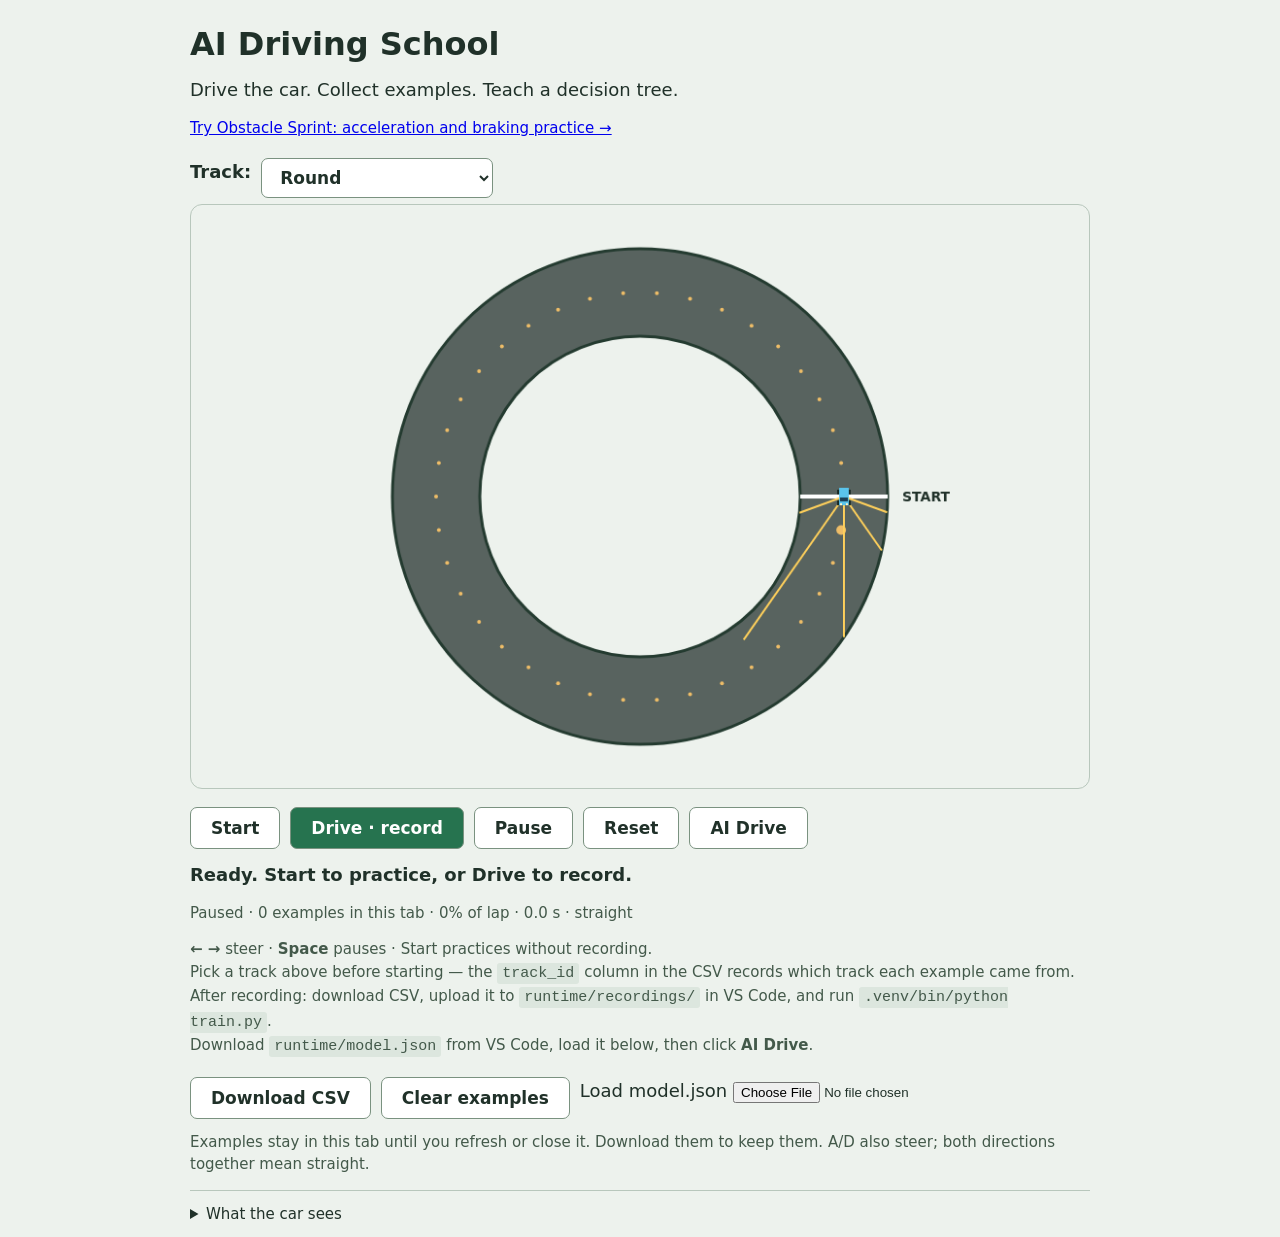
<file: web/index.html>
<!doctype html>
<html lang="en">
<head>
  <meta charset="utf-8">
  <meta name="viewport" content="width=device-width, initial-scale=1">
  <title>AI Driving School</title>
  <link rel="stylesheet" href="style.css">
</head>
<body>
  <main>
    <h1>AI Driving School</h1>
    <p>Drive the car. Collect examples. Teach a decision tree.</p>
    <p class="hint"><a href="drag.html">Try Obstacle Sprint: acceleration and braking practice →</a></p>
    <div class="controls" style="margin-bottom:6px">
      <label for="track-select"><strong>Track:</strong></label>
      <select id="track-select" style="font:600 17px system-ui;padding:8px 14px;border:1px solid #7a9280;border-radius:7px;background:white;color:#203129;cursor:pointer"></select>
    </div>
    <canvas id="track" width="900" height="600" tabindex="0" aria-label="Driving track. Left and right arrows steer; Space pauses."></canvas>
    <div class="controls" aria-label="Driving controls">
      <button data-command="Start">Start</button>
      <button data-command="Drive" class="primary">Drive · record</button>
      <button data-command="Pause">Pause</button>
      <button data-command="Reset">Reset</button>
      <button data-command="AI">AI Drive</button>
    </div>
    <p id="status" role="status" aria-live="polite">Ready.</p>
    <p id="details">Paused · 0 examples in this tab</p>
    <p class="hint"><strong>← →</strong> steer · <strong>Space</strong> pauses · Start practices without recording.<br>
      Pick a track above before starting — the <code>track_id</code> column in the CSV records which track each example came from.<br>
      After recording: download CSV, upload it to <code>runtime/recordings/</code> in VS Code, and run <code>.venv/bin/python train.py</code>.<br>Download <code>runtime/model.json</code> from VS Code, load it below, then click <strong>AI Drive</strong>.</p>
    <div class="controls"><button id="download">Download CSV</button><button id="clear">Clear examples</button><label>Load model.json <input id="model" type="file" accept=".json,application/json"></label></div>
    <p class="hint">Examples stay in this tab until you refresh or close it. Download them to keep them. A/D also steer; both directions together mean straight.</p>
    <details><summary>What the car sees</summary><p id="sensors">Five wall distances, left to right.</p><p class="hint">0 = at the wall; 1 = at least 180 units away. These five numbers are the model’s only features.</p></details>
  </main>
  <script src="simulation.js"></script>
  <script src="app.js"></script>
</body>
</html>
</file>
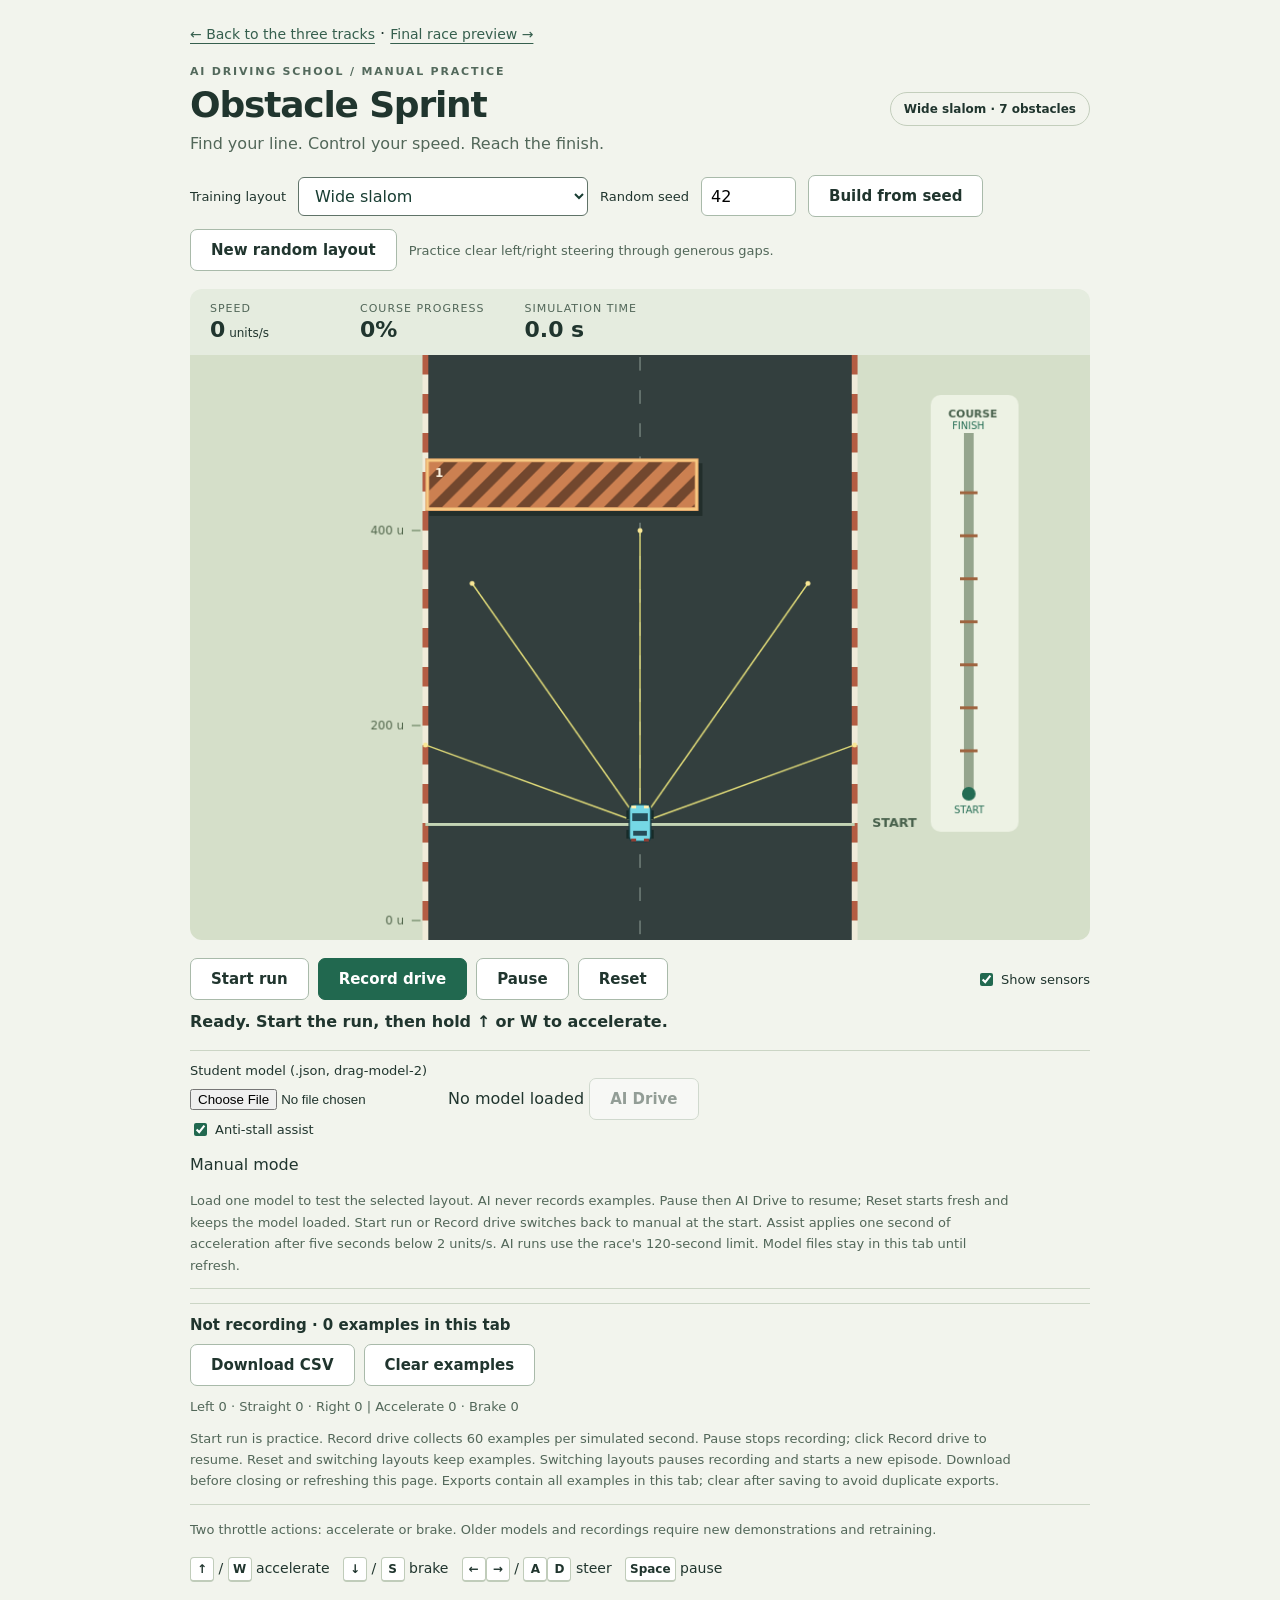
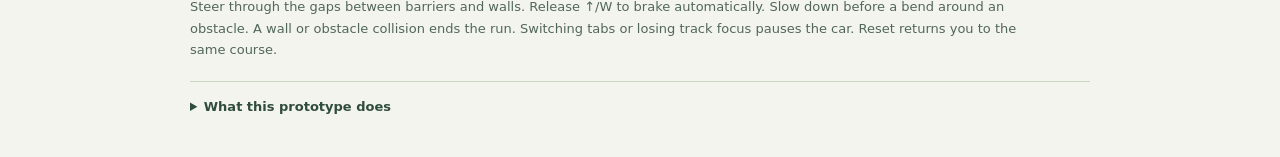
<file: web/drag.html>
<!doctype html>
<html lang="en">
<head>
  <meta charset="utf-8">
  <meta name="viewport" content="width=device-width, initial-scale=1">
  <title>Obstacle Sprint · AI Driving School</title>
  <link rel="icon" href="data:,">
  <link rel="stylesheet" href="drag.css">
</head>
<body>
  <main>
    <a class="back" href="index.html">← Back to the three tracks</a> · <a class="back" href="race.html">Final race preview →</a>
    <header><div><p class="eyebrow">AI DRIVING SCHOOL / MANUAL PRACTICE</p>
      <h1>Obstacle Sprint</h1><p class="intro">Find your line. Control your speed. Reach the finish.</p></div>
      <span id="course-name" class="course-tag">Wide slalom · 7 barriers</span></header>
    <div class="race-setup">
      <label for="practice-layout">Training layout</label>
      <select id="practice-layout">
        <option value="drag-practice-2">Wide slalom</option>
        <option value="drag-practice-tight-1">Tighter slalom</option>
        <option value="drag-practice-mixed-1">Mixed spacing</option>
        <option value="random">Random practice (race layout)</option>
      </select>
      <label for="practice-seed">Random seed</label>
      <input id="practice-seed" type="number" min="1" max="999999" step="1" value="42">
      <button id="build-practice">Build from seed</button>
      <button id="new-practice">New random layout</button>
      <span id="layout-tip" class="note"></span>
    </div>
    <div class="instruments" aria-label="Run information">
      <div><span>Speed</span><strong><output id="speed">0</output><small> units/s</small></strong></div>
      <div><span>Course progress</span><strong id="progress">0%</strong></div>
      <div><span>Simulation time</span><strong id="elapsed">0.0 s</strong></div>
    </div>
    <canvas id="course" width="900" height="600" tabindex="0" aria-label="Straight obstacle course. Up or W accelerates; Down or S brakes; Left and Right or A and D steer. Space pauses.">Your browser needs Canvas support to display the course.</canvas>
    <div class="toolbar"><div class="buttons">
      <button id="start">Start run</button><button id="record" class="primary">Record drive</button><button id="pause">Pause</button><button id="reset">Reset</button>
    </div><label><input id="rays" type="checkbox" checked> Show sensors</label></div>
    <p id="status" role="status" aria-live="polite">Ready. Start the run, then hold ↑ or W to accelerate.</p>
    <div class="recording-panel" aria-label="AI practice controls">
      <label for="practice-model">Student model (.json, drag-model-2)</label>
      <input id="practice-model" type="file" accept=".json,application/json">
      <span id="model-name">No model loaded</span>
      <button id="ai-drive" disabled>AI Drive</button>
      <label><input id="practice-assist" type="checkbox" checked> Anti-stall assist</label>
      <p id="ai-readout" aria-live="polite">Manual mode</p>
      <p class="note">Load one model to test the selected layout. AI never records examples.
        Pause then AI Drive to resume; Reset starts fresh and keeps the model loaded.
        Start run or Record drive switches back to manual at the start.
        Assist applies one second of acceleration after five seconds below 2 units/s.
        AI runs use the race's 120-second limit. Model files stay in this tab until refresh.</p>
    </div>
    <div class="recording-panel" aria-label="Recording controls">
      <p id="recording-state">Not recording · 0 examples in this tab</p>
      <div class="buttons"><button id="download">Download CSV</button><button id="clear">Clear examples</button></div>
      <p id="label-counts" class="note"></p>
      <p class="note">Start run is practice. Record drive collects 60 examples per simulated second.
        Pause stops recording; click Record drive to resume. Reset and switching layouts keep examples. Switching layouts pauses recording and starts a new episode.
        Download before closing or refreshing this page. Exports contain all examples in this tab; clear after saving to avoid duplicate exports.</p>
    </div>
    <p class="note">Two throttle actions: accelerate or brake. Older models and recordings require new demonstrations and retraining.</p>
    <p class="instructions"><kbd>↑</kbd> / <kbd>W</kbd> accelerate &nbsp; <kbd>↓</kbd> / <kbd>S</kbd> brake &nbsp;
      <kbd>←</kbd><kbd>→</kbd> / <kbd>A</kbd><kbd>D</kbd> steer &nbsp; <kbd>Space</kbd> pause</p>
    <p class="note">Steer through the gaps between barriers and walls. Release ↑/W to brake automatically. Slow down before a bend around an obstacle. A wall or obstacle collision ends the run.
      Switching tabs or losing track focus pauses the car. Reset returns you to the same course.</p>
    <details><summary>What this prototype does</summary>
      <p>This is manual practice with acceleration, braking, and five sensors that detect walls and obstacles.
      Steering widens at high speed; you cannot turn in place. Speed is measured in simulation units, not km/h.</p>
      <p>Both steering directions together mean straight. No accelerator means brake; ↓/S also brakes and takes priority over accelerate. There is no reverse gear.</p>
      <p>Sensor values are normalized from 0 (at a surface) to 1 (nothing within 300 units).
        CSV recordings include five normalized distances and speed, plus steering and throttle labels. This page supports fixed and seeded random practice layouts. Load one trained model here for practice, or multiple models on the race page. Train these CSVs with train_drag.py, then load the JSON models on the Final race page. The original train.py uses a different format. Your existing models still run on the original three-track page.</p>
      <p id="sensor-values" class="sensor-values"></p>
    </details>
  </main>
  <script src="drag-simulation.js"></script><script src="race-simulation.js"></script><script src="drag-model.js"></script><script src="drag.js"></script>
</body>
</html>
</file>
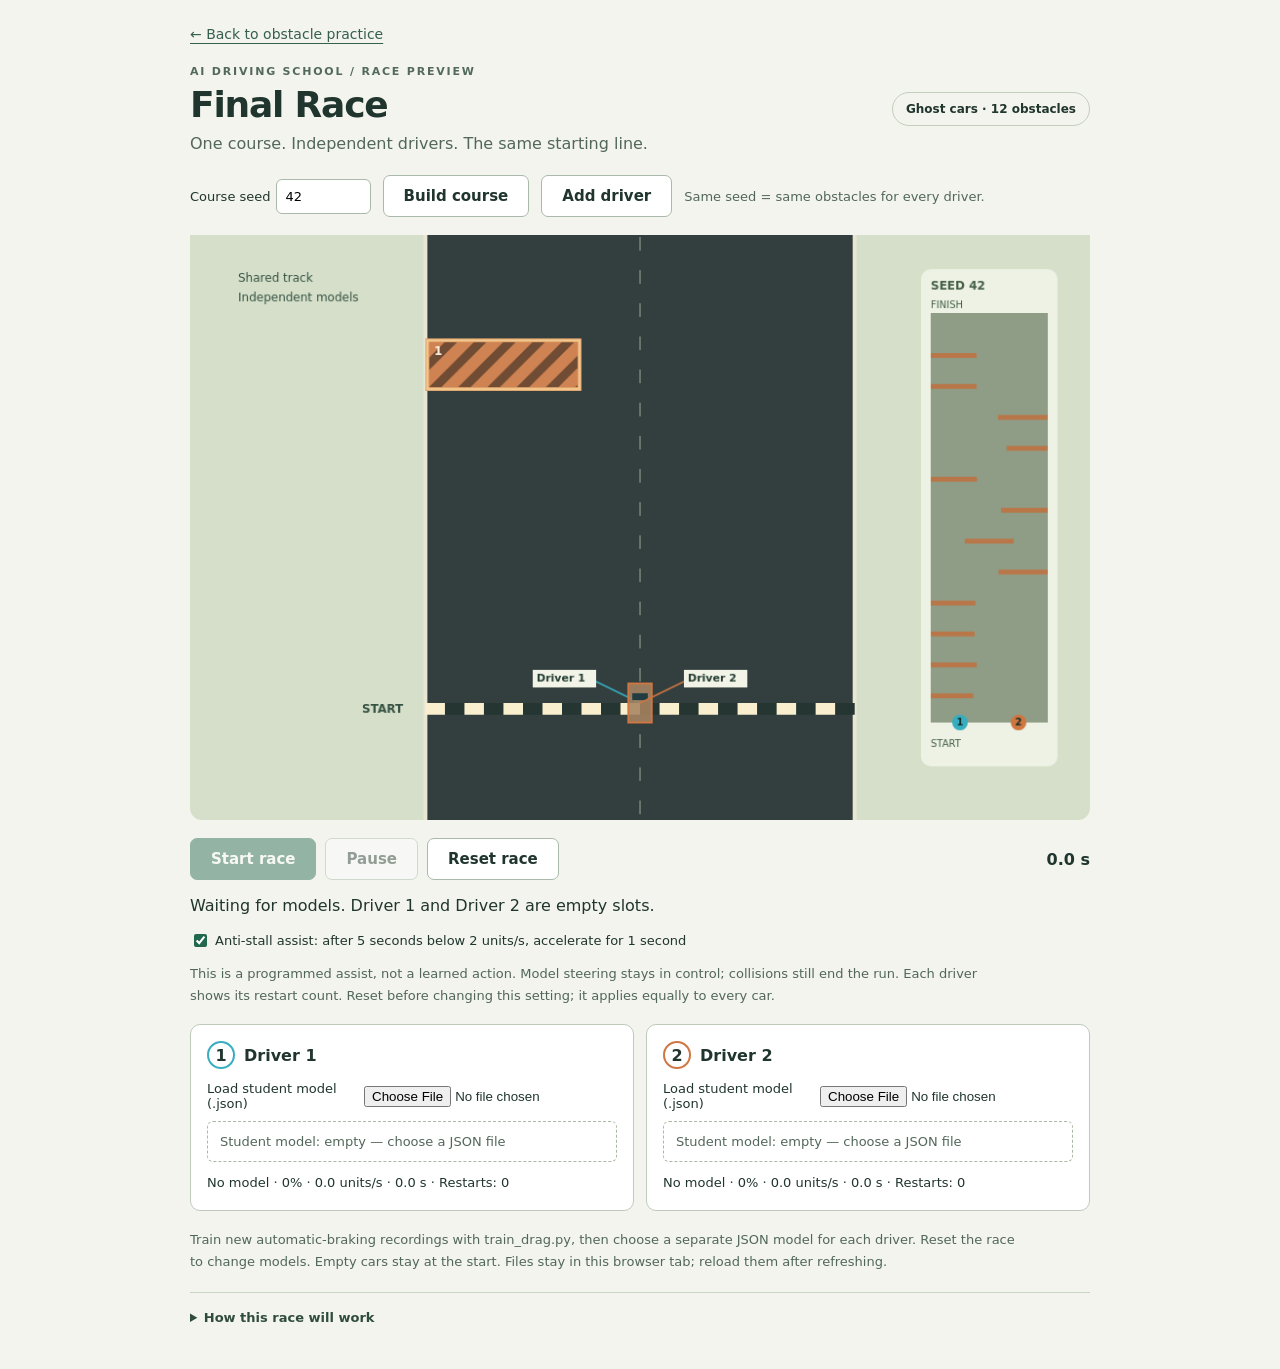
<file: web/race.html>
<!doctype html>
<html lang="en">
<head>
  <meta charset="utf-8"><meta name="viewport" content="width=device-width, initial-scale=1">
  <title>Final Race · AI Driving School</title>
  <link rel="icon" href="data:,"><link rel="stylesheet" href="drag.css">
</head>
<body>
<main>
  <a class="back" href="drag.html">← Back to obstacle practice</a>
  <header><div><p class="eyebrow">AI DRIVING SCHOOL / RACE PREVIEW</p>
    <h1>Final Race</h1><p class="intro">One course. Independent drivers. The same starting line.</p>
  </div><span class="course-tag">Ghost cars · 12 obstacles</span></header>
  <div class="race-setup">
    <label for="seed">Course seed <input id="seed" type="number" min="1" max="999999" step="1" value="42"></label>
    <button id="course-button">Build course</button><button id="add-driver">Add driver</button>
    <span class="note">Same seed = same obstacles for every driver.</span>
  </div>
  <canvas id="race-course" width="900" height="600" tabindex="0" aria-label="Shared obstacle race course and whole-course overview. Driver numbers identify the ghost cars. Space pauses."></canvas>
  <div class="toolbar"><div class="buttons">
    <button id="start-race" class="primary" disabled>Start race</button><button id="pause-race" disabled>Pause</button><button id="reset-race">Reset race</button>
  </div><strong id="race-time">0.0 s</strong></div>
  <p id="race-status" role="status" aria-live="polite">Waiting for models. Driver 1 and Driver 2 are empty slots.</p>
  <label><input id="anti-stall" type="checkbox" checked> Anti-stall assist: after 5 seconds below 2 units/s, accelerate for 1 second</label>
  <p class="note">This is a programmed assist, not a learned action. Model steering stays in control; collisions still end the run.
    Each driver shows its restart count. Reset before changing this setting; it applies equally to every car.</p>
  <div id="drivers" class="drivers" aria-label="Drivers and model slots"></div>
  <p class="note">Train new automatic-braking recordings with train_drag.py, then choose a separate JSON model for each driver.
    Reset the race to change models. Empty cars stay at the start. Files stay in this browser tab; reload them after refreshing.</p>
  <details><summary>How this race will work</summary>
    <p>Every car gets the same course, starting position, speed, sensors, and physics. Ghost cars can overlap;
      they detect only walls and obstacles, not other cars. Driver numbers and labels identify overlapping cars.</p>
    <p>A collision ends only that car's run. The others continue until they finish, collide, or reach 120 simulated seconds.
      The camera follows the leading active car; the overview shows every car. Losing page focus pauses the race.</p>
    <p>Preview different obstacle arrangements with the seed control. Freeze the students' models before revealing the final seed
      if you want to test generalization. A course that students have practiced on is no longer held out.</p>
  </details>
</main>
<script src="drag-simulation.js"></script><script src="race-simulation.js"></script><script src="drag-model.js"></script><script src="race.js"></script>
</body>
</html>
</file>
<file: web/style.css>
*{box-sizing:border-box}body{margin:0;background:#edf2ed;color:#203129;font:18px/1.5 system-ui,sans-serif}main{max-width:940px;margin:auto;padding:20px}h1{margin:0;font-size:32px}p{margin:8px 0 14px}canvas{display:block;width:100%;background:#edf2ed;border:1px solid #b8c7bc;border-radius:12px;max-height:65vh;object-fit:contain}canvas:focus-visible{outline:3px solid #26734f;outline-offset:3px}.controls{display:flex;gap:10px;flex-wrap:wrap;margin:18px 0 12px}button{border:1px solid #7a9280;border-radius:7px;background:white;color:#203129;padding:10px 20px;font:600 17px system-ui;cursor:pointer}button:hover{background:#d7e7dc}.primary{background:#26734f;color:white}.primary:hover{background:#205e42}button:focus-visible{outline:3px solid #26734f;outline-offset:3px}button:disabled{opacity:.5;cursor:wait}#status{font-weight:600;min-height:27px}#details,.hint{font-size:15px;color:#43594a}code{background:#dce6de;padding:2px 5px;border-radius:3px}details{font-size:15px;border-top:1px solid #b8c7bc;padding-top:12px}summary{cursor:pointer} @media(max-width:600px){main{padding:14px}h1{font-size:27px}button{padding:10px 13px}.controls{gap:7px}canvas{max-height:none}}
</file>
<file: web/drag.css>
:root{font-family:system-ui,-apple-system,sans-serif;color:#20352e;background:#f2f4ed;font-synthesis:none}*{box-sizing:border-box}body{margin:0}main{max-width:960px;margin:0 auto;padding:24px 30px 40px}.back{font-size:14px;color:#365f4e;text-underline-offset:4px}header{display:flex;justify-content:space-between;align-items:center;gap:24px;margin:22px 0}.eyebrow{font-size:11px;letter-spacing:1.8px;font-weight:750;color:#53695c;margin:0 0 6px}h1{font-size:36px;letter-spacing:-1.2px;line-height:1.15;margin:0}.intro{font-size:16px;color:#526759;margin:9px 0 0}.course-tag{font-size:12px;font-weight:650;white-space:nowrap;border:1px solid #c3cebc;border-radius:30px;padding:9px 13px}.instruments{display:flex;gap:40px;background:#e5ecdf;padding:13px 20px;border-radius:12px 12px 0 0}.instruments div{min-width:110px;display:flex;flex-direction:column;gap:2px}.instruments span{font-size:11px;text-transform:uppercase;letter-spacing:1px;color:#526759}.instruments strong{font-size:22px;font-variant-numeric:tabular-nums}.instruments small{font-size:12px;font-weight:500}canvas{display:block;width:100%;height:auto;max-height:65vh;object-fit:contain;background:#d5dfc9;border-radius:0 0 12px 12px}canvas:focus-visible{outline:3px solid #24725a;outline-offset:4px}.toolbar{display:flex;justify-content:space-between;align-items:center;gap:16px;margin:18px 0 12px}.buttons{display:flex;gap:9px}button{font:650 15px system-ui;background:white;border:1px solid #a9baaa;border-radius:7px;padding:11px 20px;color:#20352e;cursor:pointer}button:hover{background:#dfeada}button.primary{background:#21684f;border-color:#21684f;color:white}button.primary:hover{background:#184e3b}button:focus-visible,a:focus-visible,input:focus-visible{outline:3px solid #287657;outline-offset:3px}label{font-size:13px;display:flex;align-items:center;gap:5px}input{accent-color:#21684f}#status{font-weight:650;font-size:16px;margin:12px 0;min-height:24px}.instructions{font-size:14px;line-height:2}kbd{display:inline-block;min-width:24px;text-align:center;padding:0 4px;border:1px solid #c0ccba;border-bottom-width:2px;border-radius:4px;background:white;font:600 12px/22px system-ui}.note,details{font-size:13px;line-height:1.65;color:#526759}.note{max-width:830px}details{border-top:1px solid #cbd5c5;margin-top:20px;padding-top:14px}summary{cursor:pointer;font-weight:650;color:#304c3c}.sensor-values{font-family:monospace}@media(max-width:650px){main{padding:18px 14px}header{align-items:flex-start;flex-direction:column;gap:12px}h1{font-size:30px}.instruments{gap:12px;justify-content:space-between;padding:12px}.instruments div{min-width:0}.instruments strong{font-size:18px}.instruments span{font-size:9px}.toolbar{align-items:flex-start;flex-wrap:wrap}button{padding:10px 15px}canvas{max-height:none}}

.buttons{flex-wrap:wrap}.recording-panel{border-top:1px solid #cbd5c5;border-bottom:1px solid #cbd5c5;padding:12px 0;margin:14px 0}#recording-state{font-size:15px;font-weight:650;margin:0 0 10px}.recording-panel .note{margin:10px 0 0}
.race-setup{display:flex;align-items:center;flex-wrap:wrap;gap:12px;margin:0 0 18px}.race-setup input{font:inherit;width:95px;padding:9px;border:1px solid #a9baaa;border-radius:6px}.drivers{display:grid;grid-template-columns:repeat(2,minmax(0,1fr));gap:12px;margin:18px 0}.driver-card{border:1px solid #becbbb;background:#fff;border-radius:10px;padding:16px}.driver-heading{display:flex;align-items:center;gap:9px;margin-bottom:12px}.driver-number{display:inline-grid;place-items:center;width:28px;height:28px;border:2px solid var(--driver-color);color:#20352e;font-weight:750;border-radius:50%}.model-slot{border:1px dashed #aab9a4;border-radius:6px;padding:12px;color:#526759;font-size:13px;margin:10px 0}.driver-result{font-size:13px;line-height:1.7;font-variant-numeric:tabular-nums}button:disabled{opacity:.45;cursor:not-allowed}@media(max-width:650px){.drivers{grid-template-columns:1fr}}

#practice-layout {font:inherit;padding:8px 12px;border:1px solid #607368;border-radius:6px;background:#fff;color:#183d32;}
</file>
